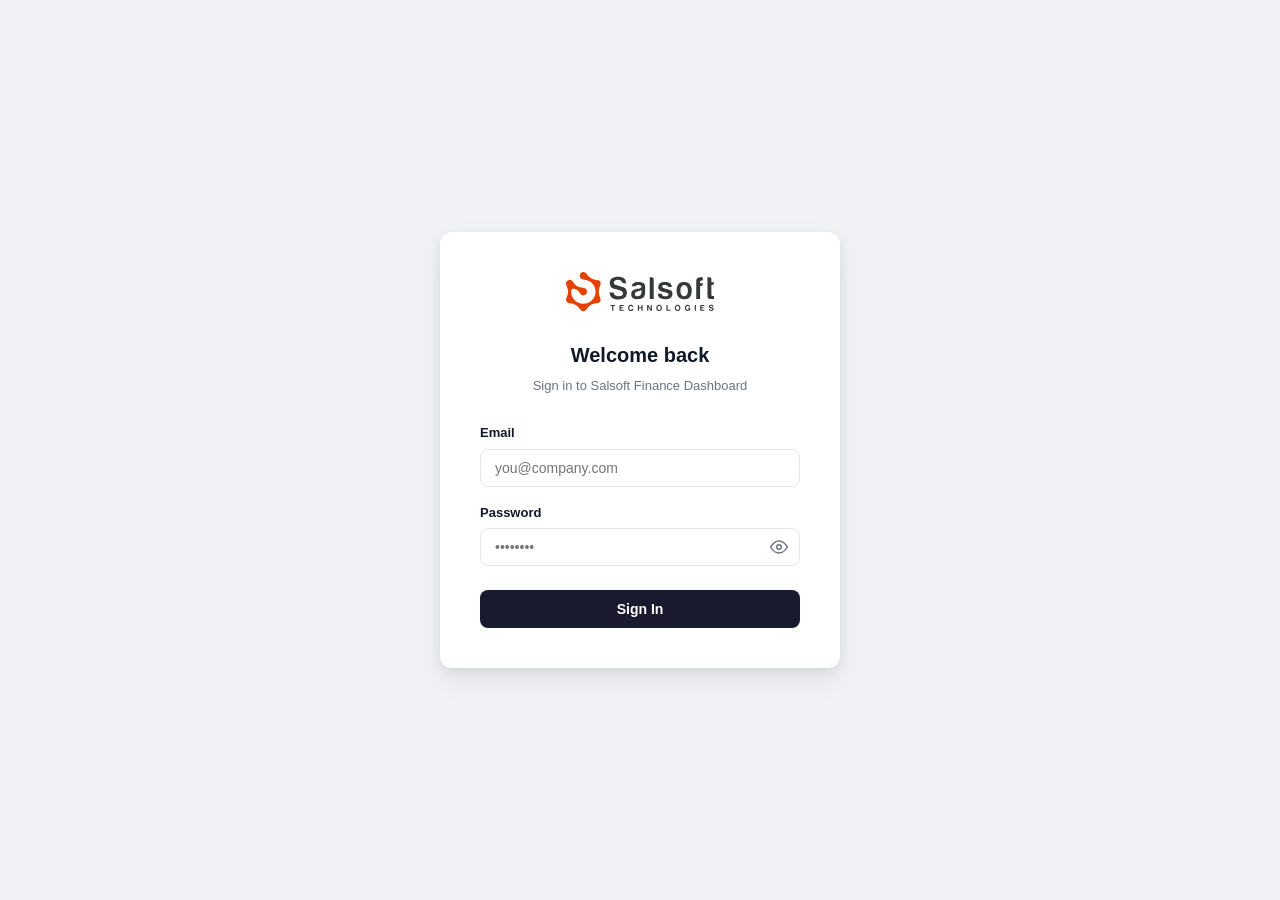
<file: Dashboard/Salsoft/login.html>
<!DOCTYPE html>
<html lang="en">
<head>
<meta charset="UTF-8">
<meta name="viewport" content="width=device-width, initial-scale=1.0">
<title>Salsoft - Sign In</title>
<link rel="stylesheet" href="css/variables.css?v=20260511">
<style>
  body {
    min-height: 100vh;
    display: flex;
    align-items: center;
    justify-content: center;
    background: var(--bg);
  }

  .login-card {
    background: var(--surface);
    border-radius: var(--radius);
    box-shadow: var(--shadow-md);
    padding: 40px;
    width: 100%;
    max-width: 400px;
  }

  .login-logo {
    display: flex;
    justify-content: center;
    margin-bottom: 28px;
  }

  .login-title {
    font-size: 20px;
    font-weight: 700;
    color: var(--text);
    text-align: center;
    margin-bottom: 6px;
  }

  .login-sub {
    font-size: 13px;
    color: var(--text2);
    text-align: center;
    margin-bottom: 28px;
  }

  .form-group {
    margin-bottom: 16px;
  }

  .form-label {
    display: block;
    font-size: 13px;
    font-weight: 600;
    color: var(--text);
    margin-bottom: 6px;
  }

  .form-input {
    width: 100%;
    padding: 10px 14px;
    border: 1.5px solid var(--border);
    border-radius: var(--radius-sm);
    font-size: 14px;
    font-family: inherit;
    color: var(--text);
    background: var(--surface);
    outline: none;
    transition: border-color 0.15s;
  }

  .form-input:focus {
    border-color: var(--blue);
  }

  .pw-wrap {
    position: relative;
  }

  .pw-wrap .form-input {
    padding-right: 42px;
  }

  .pw-toggle {
    position: absolute;
    right: 12px;
    top: 50%;
    transform: translateY(-50%);
    background: none;
    border: none;
    cursor: pointer;
    color: var(--text2);
    padding: 0;
    display: flex;
  }

  .pw-toggle:hover { color: var(--text); }

  .btn-login {
    width: 100%;
    padding: 11px;
    border: none;
    border-radius: var(--radius-sm);
    background: var(--accent);
    color: #fff;
    font-size: 14px;
    font-weight: 600;
    font-family: inherit;
    cursor: pointer;
    transition: opacity 0.15s;
    margin-top: 8px;
  }

  .btn-login:hover:not(:disabled) { opacity: 0.85; }
  .btn-login:disabled { opacity: 0.6; cursor: default; }

  .error-msg {
    display: none;
    background: var(--red-light);
    color: var(--red);
    border-radius: var(--radius-sm);
    padding: 10px 14px;
    font-size: 13px;
    margin-top: 14px;
    text-align: center;
  }

  .error-msg.visible { display: block; }
</style>
</head>
<body>

<div class="login-card">
  <div class="login-logo">
    <svg width="170" height="40" viewBox="0 0 148 40" fill="none" xmlns="http://www.w3.org/2000/svg">
      <path d="M17.2175 31.7467C10.7244 31.7 5.16865 26.2533 5.14062 19.9127C5.14062 17.0383 6.66036 15.9795 9.30743 17.11C11.2071 17.9259 12.7829 19.1373 13.8324 21.0245C14.8538 22.865 16.4109 23.9176 18.6002 23.111C20.5995 22.3761 21.2348 20.7567 20.8705 18.7698C20.4438 16.4311 18.731 15.9421 16.6196 15.7895C14.7623 15.6937 12.9554 15.1518 11.3519 14.2097C9.74836 13.2675 8.39549 11.9529 7.40776 10.377C6.04997 8.3061 4.35584 7.13515 2.02019 8.38395C-0.471177 9.72929 -0.368408 11.8501 0.774505 14.2511C2.48732 17.8792 2.58386 21.5664 0.690422 25.2629C-0.938308 28.4706 0.512912 31.0678 4.07556 31.2889C8.31088 31.5505 11.5061 33.4938 13.8666 36.9288C16.0466 40.1146 18.6687 40.043 20.9141 36.7793C23.1999 33.444 26.3671 31.5848 30.4373 31.3045C34.0778 31.0523 35.5758 28.6948 34.0809 25.3875C32.309 21.4605 32.2903 17.6487 34.1152 13.7124C35.582 10.5483 34.1339 8.14104 30.7207 7.96042C26.5944 7.73931 23.4241 5.83964 21.1352 2.55727C19.8241 0.68252 18.3698 -0.535135 16.0777 0.234074C14.0846 0.906742 13.4151 2.58219 13.8168 4.57216C14.3213 7.06976 16.2521 7.4746 18.4383 7.6272C24.9532 8.07876 29.9702 13.7902 29.5809 20.2117C29.3874 23.3512 27.9976 26.297 25.6977 28.4428C23.3978 30.5886 20.3629 31.771 17.2175 31.7467Z" fill="#E54100"/>
      <path d="M46.1266 38.8127V34.023H44.42V33.5995C44.4188 33.5198 44.4336 33.4408 44.4636 33.3669C44.4935 33.2931 44.538 33.2261 44.5944 33.1698C44.6496 33.1126 44.716 33.0674 44.7893 33.0369C44.8627 33.0063 44.9416 32.9912 45.021 32.9922H49.0041V34.023H47.3318V38.8127H46.1266Z" fill="#363939"/>
      <path d="M53.504 38.8128V33.5996C53.5027 33.5196 53.5177 33.4402 53.5482 33.3663C53.5788 33.2924 53.6241 33.2255 53.6815 33.1698C53.7364 33.1122 53.8027 33.0667 53.8761 33.0361C53.9496 33.0056 54.0286 32.9907 54.1081 32.9923H57.6864V33.9889H54.6749V35.2345H56.9172V35.6207C56.9186 35.7009 56.9039 35.7805 56.8739 35.8549C56.844 35.9292 56.7994 35.9968 56.7428 36.0536C56.6876 36.1109 56.6213 36.1562 56.5479 36.1867C56.4745 36.2173 56.3956 36.2324 56.3161 36.2311H54.6749V37.7197H57.6864V38.8034L53.504 38.8128Z" fill="#363939"/>
      <path d="M67.3104 36.7988C67.2985 37.1011 67.2256 37.3979 67.0961 37.6714C66.9665 37.9449 66.7831 38.1893 66.5567 38.3901C66.0389 38.7826 65.3994 38.98 64.7505 38.9476C64.3801 38.9721 64.0089 38.9134 63.6641 38.7761C63.3193 38.6387 63.0095 38.4259 62.7574 38.1535C62.2986 37.6448 62.0702 36.8943 62.0723 35.9019C62.0744 34.9095 62.309 34.1486 62.7761 33.6192C63.0437 33.3444 63.3677 33.1309 63.7258 32.9933C64.0838 32.8557 64.4674 32.7972 64.8502 32.8219C65.4844 32.7886 66.1089 32.9879 66.6066 33.3825C66.8186 33.5773 66.99 33.8121 67.1108 34.0735C67.2316 34.3349 67.2994 34.6176 67.3104 34.9053H66.591C66.4706 34.912 66.3511 34.8811 66.2491 34.8169C66.147 34.7528 66.0673 34.6585 66.0211 34.5472C65.9446 34.4062 65.8493 34.2763 65.7377 34.161C65.4785 33.9796 65.1662 33.8898 64.8502 33.9057C64.6266 33.893 64.4032 33.9323 64.1974 34.0203C63.9915 34.1084 63.8089 34.2429 63.6636 34.4133C63.3671 34.8506 63.2257 35.3747 63.2619 35.9019C63.2284 36.419 63.3699 36.9324 63.6636 37.3593C63.7973 37.5352 63.9726 37.6751 64.1737 37.7664C64.3748 37.8577 64.5955 37.8976 64.8159 37.8825C65.1339 37.8951 65.4467 37.7996 65.7034 37.6116C65.9405 37.3987 66.0995 37.1125 66.155 36.7988H67.3104Z" fill="#363939"/>
      <path d="M71.8441 38.8126V33.5994C71.8412 33.5187 71.8546 33.4382 71.8835 33.3627C71.9124 33.2872 71.9562 33.2184 72.0123 33.1602C72.0684 33.1021 72.1356 33.0559 72.21 33.0243C72.2844 32.9927 72.3644 32.9765 72.4452 32.9766H73.0307V35.1565H75.4068V32.9766H76.6058V38.797H75.4006V36.206H73.0244V38.797L71.8441 38.8126Z" fill="#363939"/>
      <path d="M81.127 38.8118V33.5986C81.1257 33.5187 81.1408 33.4393 81.1713 33.3654C81.2018 33.2914 81.2472 33.2246 81.3045 33.1689C81.417 33.0521 81.5694 32.9821 81.7312 32.9727H82.354L84.7021 36.9838V32.9727H85.8731V38.8118H84.6523L82.2918 34.8007V38.8118H81.127Z" fill="#363939"/>
      <path d="M90.3081 35.9025C90.2632 35.0869 90.5267 34.2843 91.0461 33.654C91.3106 33.3773 91.6309 33.16 91.9859 33.0166C92.3408 32.8732 92.7222 32.8071 93.1046 32.8225C93.4864 32.8095 93.8665 32.8768 94.2206 33.02C94.5747 33.1633 94.8947 33.3792 95.16 33.654C95.6859 34.2816 95.9551 35.0847 95.9136 35.9025C95.9572 36.7167 95.6876 37.5167 95.16 38.1385C94.8941 38.411 94.5734 38.6241 94.2191 38.7637C93.8649 38.9033 93.485 38.9661 93.1046 38.9481C92.7235 38.9686 92.3425 38.9069 91.9873 38.7672C91.6322 38.6275 91.3112 38.4131 91.0461 38.1385C90.525 37.5139 90.2611 36.7145 90.3081 35.9025ZM91.4977 35.9025C91.4607 36.432 91.6082 36.9579 91.915 37.391C92.0575 37.5666 92.2397 37.7059 92.4465 37.7974C92.6533 37.8889 92.8789 37.93 93.1046 37.9173C93.3297 37.9275 93.554 37.8852 93.7599 37.7939C93.9658 37.7026 94.1476 37.5647 94.2912 37.391C94.6037 36.9599 94.7577 36.4341 94.7271 35.9025C94.7557 35.3662 94.6021 34.8361 94.2912 34.3983C94.1476 34.2247 93.9658 34.0868 93.7599 33.9954C93.554 33.9041 93.3297 33.8618 93.1046 33.872C92.8789 33.8594 92.6533 33.9005 92.4465 33.992C92.2397 34.0835 92.0575 34.2227 91.915 34.3983C91.6056 34.8366 91.4541 35.3669 91.4852 35.9025H91.4977Z" fill="#363939"/>
      <path d="M100.454 38.8126V33.5994C100.451 33.5187 100.464 33.4382 100.493 33.3627C100.522 33.2872 100.566 33.2184 100.622 33.1602C100.678 33.1021 100.745 33.0559 100.819 33.0243C100.894 32.9927 100.974 32.9765 101.055 32.9766H101.64V37.7133H104.443V38.797L100.454 38.8126Z" fill="#363939"/>
      <path d="M108.818 35.9023C108.774 35.0874 109.036 34.2853 109.553 33.6538C109.818 33.3776 110.138 33.1606 110.493 33.0173C110.848 32.874 111.229 32.8075 111.611 32.8223C111.993 32.8095 112.374 32.8768 112.729 33.02C113.083 33.1633 113.404 33.3792 113.67 33.6538C114.194 34.2822 114.463 35.0848 114.423 35.9023C114.465 36.7163 114.196 37.5158 113.67 38.1383C113.403 38.4109 113.082 38.6241 112.727 38.7636C112.372 38.9032 111.992 38.966 111.611 38.948C111.23 38.968 110.849 38.9061 110.494 38.7664C110.139 38.6268 109.818 38.4126 109.553 38.1383C109.034 37.5127 108.771 36.7137 108.818 35.9023ZM110.004 35.9023C109.967 36.4323 110.115 36.9589 110.425 37.3909C110.566 37.5666 110.748 37.706 110.954 37.7975C111.161 37.8891 111.386 37.9301 111.611 37.9172C111.837 37.9271 112.061 37.8848 112.268 37.7935C112.474 37.7022 112.657 37.5644 112.801 37.3909C113.112 36.9595 113.265 36.4336 113.234 35.9023C113.263 35.3664 113.111 34.8364 112.801 34.3981C112.657 34.2246 112.474 34.0869 112.268 33.9956C112.061 33.9043 111.837 33.8619 111.611 33.8718C111.386 33.8589 111.161 33.9 110.954 33.9915C110.748 34.083 110.566 34.2224 110.425 34.3981C110.117 34.837 109.969 35.3676 110.004 35.9023Z" fill="#363939"/>
      <path d="M123.241 38.1195C123.062 38.3938 122.813 38.6161 122.521 38.7642C122.027 38.9575 121.486 38.9994 120.967 38.8846C120.449 38.7699 119.976 38.5035 119.61 38.1195C119.09 37.4955 118.827 36.6973 118.875 35.8867C118.83 35.0837 119.086 34.293 119.594 33.6693C119.843 33.3901 120.15 33.1694 120.494 33.0229C120.838 32.8765 121.21 32.808 121.584 32.8223C122.217 32.799 122.841 32.9839 123.359 33.3486C123.809 33.7101 124.102 34.2309 124.178 34.8029H123.375C123.267 34.8075 123.16 34.7805 123.068 34.7251C122.975 34.6698 122.901 34.5885 122.855 34.4915C122.768 34.3469 122.655 34.2201 122.521 34.1178C122.257 33.9496 121.947 33.867 121.634 33.8811C121.416 33.8719 121.199 33.9149 121.002 34.0064C120.804 34.098 120.631 34.2354 120.497 34.4074C120.199 34.8444 120.052 35.3675 120.08 35.896C120.052 36.4234 120.206 36.9443 120.516 37.3721C120.659 37.5466 120.841 37.6848 121.048 37.7757C121.255 37.8666 121.48 37.9076 121.705 37.8953C122.045 37.9118 122.378 37.8007 122.64 37.5839C122.898 37.3349 123.064 37.0054 123.11 36.6496H122.406C122.327 36.6517 122.247 36.6369 122.174 36.6063C122.1 36.5757 122.034 36.53 121.979 36.4721C121.923 36.4158 121.879 36.3488 121.849 36.2749C121.819 36.2011 121.804 36.122 121.805 36.0424V35.6531H124.197V38.8171H123.885C123.746 38.8257 123.609 38.7818 123.501 38.6942C123.392 38.6066 123.321 38.4816 123.3 38.3438L123.241 38.1195Z" fill="#363939"/>
      <path d="M128.727 38.8127V33.5995C128.725 33.5198 128.74 33.4408 128.77 33.3669C128.8 33.2931 128.845 33.2261 128.901 33.1698C128.956 33.1126 129.023 33.0674 129.096 33.0369C129.169 33.0063 129.248 32.9912 129.328 32.9922H129.913V38.8127H128.727Z" fill="#363939"/>
      <path d="M134.248 38.8127V33.5995C134.247 33.5198 134.262 33.4408 134.292 33.3669C134.322 33.2931 134.366 33.2261 134.423 33.1698C134.478 33.1126 134.544 33.0674 134.617 33.0369C134.691 33.0063 134.77 32.9912 134.849 32.9922H138.43V33.9888H135.419V35.2345H137.661V35.6206C137.663 35.7008 137.648 35.7804 137.618 35.8548C137.588 35.9291 137.543 35.9967 137.487 36.0535C137.432 36.1106 137.365 36.1559 137.292 36.1864C137.219 36.2169 137.14 36.2321 137.06 36.231H135.419V37.7196H138.43V38.8033L134.248 38.8127Z" fill="#363939"/>
      <path d="M142.916 37.0048H144.087C144.094 37.1443 144.132 37.2804 144.198 37.4033C144.264 37.5262 144.357 37.6326 144.47 37.7148C144.75 37.8886 145.076 37.9713 145.404 37.9515C145.679 37.9698 145.952 37.9047 146.189 37.7647C146.276 37.7045 146.346 37.6232 146.393 37.5284C146.44 37.4336 146.462 37.3284 146.457 37.2228C146.457 36.8615 145.956 36.5688 144.953 36.3446L144.919 36.3259L144.785 36.2916C144.385 36.2315 144 36.0996 143.648 35.9024C143.43 35.7857 143.263 35.5928 143.178 35.3605C143.02 35.0151 142.974 34.629 143.046 34.2561C143.118 33.8832 143.304 33.542 143.579 33.2802C144.064 32.9438 144.648 32.7823 145.236 32.8224C145.8 32.7858 146.359 32.9538 146.809 33.2958C146.997 33.4719 147.148 33.6844 147.252 33.9205C147.356 34.1566 147.41 34.4113 147.413 34.6691H146.743C146.626 34.6737 146.51 34.6421 146.411 34.5786C146.312 34.5151 146.234 34.4228 146.189 34.3141C146.135 34.2008 146.055 34.1016 145.956 34.0245C145.713 33.8665 145.426 33.7901 145.137 33.8065C144.883 33.7833 144.629 33.8481 144.417 33.9902C144.335 34.0507 144.27 34.1303 144.226 34.222C144.182 34.3138 144.161 34.4149 144.165 34.5165C144.165 34.828 144.476 35.046 145.137 35.1923C145.273 35.2355 145.413 35.2698 145.554 35.2951C145.756 35.3605 145.931 35.4166 146.083 35.4539L146.441 35.5473L146.909 35.7529C147.125 35.8784 147.304 36.0589 147.429 36.2761C147.552 36.5191 147.614 36.7885 147.609 37.0609C147.624 37.3278 147.578 37.5946 147.474 37.8408C147.37 38.087 147.21 38.306 147.008 38.4809C146.509 38.8265 145.908 38.9934 145.302 38.9543C144.542 38.9543 143.973 38.7913 143.595 38.4654C143.38 38.2879 143.208 38.0647 143.09 37.812C142.973 37.5593 142.913 37.2835 142.916 37.0048Z" fill="#363939"/>
      <path d="M52.3452 27.477C49.5175 27.477 47.3625 26.8542 45.9766 25.6677C44.513 24.5123 43.6877 22.7933 43.5195 20.5542H47.5244C47.7331 21.7998 48.2531 22.6999 49.0815 23.2262C49.9628 23.849 51.1929 24.1604 52.7345 24.1604C54.1016 24.1604 55.1604 23.9051 55.8829 23.4068C56.2486 23.1569 56.5443 22.8178 56.7421 22.4216C56.94 22.0253 57.0333 21.5852 57.0134 21.1427C57.0134 19.6261 55.0732 18.4521 51.0964 17.5552L50.9718 17.4929L50.4331 17.359C48.2905 16.8919 46.8548 16.406 46.1604 15.914C45.3736 15.4925 44.7678 14.7981 44.4569 13.9614C44.0102 13.07 43.7959 12.0802 43.8341 11.0839C43.8341 9.06274 44.5379 7.45893 45.9237 6.30979C47.3095 5.16064 49.3992 4.625 52.1023 4.625C54.6341 4.625 56.6054 5.21358 57.9601 6.37207C59.3006 7.61344 60.0936 9.3361 60.165 11.1617H57.8636C57.4614 11.1804 57.0634 11.0736 56.7247 10.8559C56.386 10.6383 56.1234 10.3207 55.9732 9.94718C55.7437 9.48567 55.4138 9.08134 55.0078 8.76378C54.1919 8.16897 53.0895 7.87312 51.7192 7.87312C50.349 7.87312 49.4054 8.1316 48.8075 8.63921C48.4679 8.88917 48.195 9.21866 48.0125 9.59875C47.8301 9.97884 47.7437 10.3979 47.7611 10.8192C47.7611 12.124 49.0379 13.0458 51.6663 13.6219C52.1827 13.7997 52.7114 13.9392 53.2483 14.0392C54.0144 14.2946 54.6902 14.5001 55.257 14.6621L56.6366 15.0171L58.3899 15.777C59.1641 16.2397 59.8073 16.8925 60.2584 17.6735C60.7101 18.5526 60.9409 19.5285 60.9311 20.5168C60.9311 22.7497 60.1868 24.5092 58.7137 25.7424C57.2407 26.8885 55.095 27.477 52.3452 27.477Z" fill="#363939"/>
      <path d="M70.7321 27.2835C69.3392 27.3104 67.9749 26.8865 66.8424 26.0752C65.7618 25.2904 65.2168 23.9576 65.2168 22.1139C65.2168 20.4011 65.7088 19.1648 66.6836 18.4423C67.8424 17.6378 69.1774 17.1231 70.5763 16.9412H70.6013C70.8562 16.9333 71.1097 16.9 71.358 16.8416C71.6883 16.7721 72.0219 16.7202 72.3577 16.6859C74.4037 16.4056 75.394 15.7765 75.394 14.7644C75.4083 14.4171 75.2982 14.0761 75.0836 13.8027C74.8689 13.5293 74.5638 13.3413 74.2231 13.2727C73.6108 13.0804 72.9744 12.9756 72.3328 12.9613C71.7595 12.9537 71.1893 13.0464 70.648 13.2353C70.1758 13.4026 69.7849 13.7433 69.5549 14.1883H65.7057C65.8995 13.0677 66.4898 12.0541 67.3687 11.3326C68.4711 10.3983 70.075 9.90625 72.1397 9.90625C74.466 9.90625 76.2286 10.3049 77.3778 11.0896C77.9381 11.4586 78.3934 11.9663 78.6995 12.5633C79.0057 13.1602 79.1522 13.8263 79.1248 14.4966V20.3731C79.1248 22.0361 78.8134 23.3472 78.2373 24.2721C77.7278 25.12 76.9981 25.8141 76.1259 26.2807C75.2663 26.7358 74.3276 27.0223 73.3604 27.1247C72.4877 27.2231 71.6103 27.2761 70.7321 27.2835ZM75.0919 18.3489C74.3093 18.7101 73.4896 18.9847 72.6473 19.1679L71.1805 19.4793C70.5183 19.6246 69.9041 19.9365 69.3961 20.3856L69.3774 20.4042V20.426C69.0686 20.8874 68.8999 21.4281 68.8916 21.9831C68.8783 22.2985 68.9288 22.6133 69.0401 22.9087C69.1514 23.2041 69.3212 23.474 69.5393 23.7022C70.0559 24.1225 70.712 24.3327 71.3767 24.2908C72.6224 24.2908 73.6407 23.9202 74.3663 23.1883C75.0919 22.4565 75.4625 21.4413 75.4625 20.1769V18.1682L75.0919 18.3489Z" fill="#363939"/>
      <path d="M83.7285 26.9652V5.27787H85.787C86.0394 5.27186 86.2904 5.31705 86.5248 5.41071C86.7593 5.50438 86.9723 5.64459 87.151 5.82286C87.3357 5.99326 87.4818 6.20117 87.5796 6.43267C87.6774 6.66416 87.7245 6.91388 87.7178 7.16508V26.9714L83.7285 26.9652Z" fill="#363939"/>
      <path d="M98.9185 27.2859C96.5579 27.2859 94.7797 26.8063 93.6243 25.8596C92.469 24.9129 91.8679 23.5613 91.8555 21.7831H95.7358C95.7636 22.1556 95.8725 22.5175 96.0548 22.8435C96.2372 23.1695 96.4886 23.4517 96.7915 23.6703C97.6045 24.1652 98.5469 24.406 99.4977 24.3617C100.227 24.3788 100.948 24.2129 101.597 23.879C101.865 23.7466 102.092 23.5417 102.25 23.2875C102.409 23.0332 102.493 22.7398 102.494 22.4402C102.494 21.5246 101.559 20.8831 99.613 20.4596C99.0367 20.3744 98.4673 20.2474 97.9095 20.0796C95.6859 19.5284 94.1942 18.8775 93.4624 18.1395C93.0582 17.7717 92.7403 17.3191 92.5315 16.8141C92.3226 16.3091 92.2279 15.7642 92.2541 15.2183C92.2369 14.4805 92.3872 13.7483 92.6936 13.0767C92.9999 12.4052 93.4544 11.8119 94.023 11.3412C95.2437 10.4069 96.8725 9.91797 98.8562 9.91797C101.011 9.91797 102.749 10.4007 104.023 11.3536C104.565 11.8224 105.01 12.394 105.33 13.0354C105.651 13.6768 105.842 14.3753 105.891 15.0907H103.4C103.062 15.0997 102.728 15.013 102.437 14.8406C102.146 14.6681 101.91 14.4169 101.756 14.1159L101.74 14.0879L101.207 13.5647C100.538 13.0981 99.733 12.868 98.9185 12.9107C98.2112 12.8662 97.5049 13.0113 96.8724 13.3311C96.6481 13.48 96.4662 13.6845 96.3445 13.9247C96.2228 14.1648 96.1654 14.4324 96.178 14.7014C96.178 15.5422 97.296 16.1713 99.7002 16.6851C99.9206 16.7613 100.145 16.8247 100.373 16.8751C100.558 16.9196 100.747 16.9436 100.936 16.9467C103.051 17.4917 104.537 18.1239 105.352 18.8153C105.733 19.1944 106.031 19.6491 106.225 20.15C106.42 20.6509 106.508 21.1871 106.483 21.7239C106.483 23.5488 105.844 24.9191 104.533 25.9125C103.303 26.825 101.416 27.2859 98.9185 27.2859Z" fill="#363939"/>
      <path d="M118.19 27.2805C117.555 27.2778 116.922 27.2057 116.302 27.0656C115.079 26.8315 113.938 26.2843 112.989 25.4773C112.091 24.6759 111.448 23.6289 111.139 22.4659C110.759 21.1576 110.568 19.8016 110.572 18.4392C110.574 17.2812 110.734 16.1288 111.046 15.0136C111.308 13.9805 111.805 13.0215 112.497 12.2108C113.547 10.9792 115.025 10.1904 116.633 10.0028C117.149 9.93249 117.669 9.89608 118.19 9.89385C119.229 9.88539 120.262 10.0593 121.242 10.4077C122.765 10.9987 124.002 12.1558 124.692 13.6371C125.427 15.1492 125.791 16.8146 125.754 18.4953C125.776 19.6687 125.629 20.8392 125.318 21.9707C125.068 22.8378 124.69 23.6627 124.197 24.4185C123.317 25.7117 121.979 26.6231 120.454 26.969C119.716 27.1728 118.955 27.2776 118.19 27.2805ZM118.215 13.1887C117.882 13.1893 117.551 13.2397 117.234 13.3382C116.672 13.4777 116.153 13.7536 115.723 14.1416C114.789 15.1818 114.347 16.7295 114.434 18.7413C114.521 20.7531 114.898 22.1669 115.58 22.9797C115.962 23.4253 116.465 23.75 117.028 23.914C117.395 24.0526 117.785 24.1243 118.177 24.1258C118.501 24.1245 118.823 24.0773 119.133 23.9856C119.932 23.7107 120.605 23.1581 121.03 22.4285C121.572 21.6064 121.858 20.342 121.902 18.5576C121.902 16.9662 121.64 15.7548 121.126 14.9389C120.72 14.2161 120.075 13.657 119.301 13.3568C118.951 13.2422 118.584 13.1854 118.215 13.1887Z" fill="#363939"/>
      <path d="M130.234 26.9643V9.54347C130.234 8.07356 130.617 6.96179 131.374 6.2393C132.131 5.5168 133.308 5.21161 134.984 5.21161C135.313 5.20682 135.642 5.22764 135.968 5.27389C136.332 5.27389 136.625 5.27389 136.849 5.31126V8.4099H135.943C135.45 8.37543 134.958 8.48354 134.526 8.72132C134.23 8.95489 134.096 9.34416 134.096 9.967V11.3373H136.849V12.0597C136.856 12.3107 136.813 12.5606 136.723 12.7948C136.632 13.0291 136.496 13.243 136.322 13.4241C136.148 13.6052 135.94 13.75 135.71 13.8499C135.479 13.9498 135.231 14.0029 134.98 14.0061H134.093V26.9643H130.234Z" fill="#363939"/>
      <path d="M146.497 27.0145C145.606 27.0145 144.66 26.9771 143.694 26.8993C142.187 26.7809 141.455 25.828 141.455 23.9875V5.27734H143.514C143.757 5.27849 143.997 5.32999 144.22 5.4286C144.442 5.52722 144.642 5.67082 144.806 5.85036C144.99 6.02808 145.135 6.24168 145.233 6.47791C145.331 6.71414 145.38 6.96799 145.376 7.22372V10.3691H147.998V11.0262C148.009 11.2868 147.964 11.5468 147.867 11.7889C147.77 12.031 147.622 12.2498 147.434 12.4307C147.254 12.6076 147.04 12.7467 146.806 12.8398C146.571 12.9328 146.32 12.978 146.067 12.9725H145.376V22.7605C145.376 23.2619 145.572 24.1027 146.902 24.1027H147.998V26.9771C147.512 27.002 147.011 27.0145 146.497 27.0145Z" fill="#363939"/>
    </svg>
  </div>

  <div class="login-title">Welcome back</div>
  <div class="login-sub">Sign in to Salsoft Finance Dashboard</div>

  <form onsubmit="doLogin(event)">
    <div class="form-group">
      <label class="form-label" for="login-email">Email</label>
      <input type="email" class="form-input" id="login-email" placeholder="you@company.com" required autocomplete="email">
    </div>
    <div class="form-group">
      <label class="form-label" for="login-password">Password</label>
      <div class="pw-wrap">
        <input type="password" class="form-input" id="login-password" placeholder="••••••••" required autocomplete="current-password">
        <button type="button" class="pw-toggle" onclick="togglePw()" title="Show/hide password">
          <svg id="pw-eye" width="18" height="18" viewBox="0 0 24 24" fill="none" stroke="currentColor" stroke-width="2"><path d="M1 12s4-8 11-8 11 8 11 8-4 8-11 8-11-8-11-8z"/><circle cx="12" cy="12" r="3"/></svg>
        </button>
      </div>
    </div>
    <button type="submit" class="btn-login" id="login-btn">Sign In</button>
    <div class="error-msg" id="login-error"></div>
  </form>
</div>

<script>
function togglePw() {
  const inp = document.getElementById('login-password');
  inp.type = inp.type === 'password' ? 'text' : 'password';
}

async function doLogin(e) {
  e.preventDefault();
  const email = document.getElementById('login-email').value.trim();
  const password = document.getElementById('login-password').value;
  const errEl = document.getElementById('login-error');
  const btn = document.getElementById('login-btn');

  errEl.classList.remove('visible');
  btn.disabled = true;
  btn.textContent = 'Signing in…';

  try {
    const res = await fetch('/api/login', {
      method: 'POST',
      headers: { 'Content-Type': 'application/json' },
      body: JSON.stringify({ email, password }),
    });
    if (res.ok) {
      window.location.href = '/';
    } else {
      const data = await res.json().catch(() => ({}));
      errEl.textContent = data.detail || 'Invalid email or password';
      errEl.classList.add('visible');
    }
  } catch {
    errEl.textContent = 'Could not connect to server';
    errEl.classList.add('visible');
  } finally {
    btn.disabled = false;
    btn.textContent = 'Sign In';
  }
}
</script>
</body>
</html>
</file>
<file: Dashboard/Salsoft/css/variables.css>
:root {
  --bg: #f0f2f5;
  --surface: #ffffff;
  --surface2: #f7f8fa;
  --border: #e4e7ed;
  --border2: #d1d5db;
  --text: #111827;
  --text2: #6b7280;
  --text3: #9ca3af;
  --accent: #1a1a2e;
  --accent2: #16213e;
  --blue: #3b82f6;
  --blue-light: #eff6ff;
  --green: #10b981;
  --green-light: #ecfdf5;
  --red: #ef4444;
  --red-light: #fef2f2;
  --amber: #f59e0b;
  --amber-light: #fffbeb;
  --purple: #8b5cf6;
  --purple-light: #f5f3ff;
  --radius: 12px;
  --radius-sm: 8px;
  --shadow: 0 1px 3px rgba(0,0,0,0.06), 0 4px 16px rgba(0,0,0,0.04);
  --shadow-md: 0 4px 12px rgba(0,0,0,0.08), 0 12px 32px rgba(0,0,0,0.06);
}

* { box-sizing: border-box; margin: 0; padding: 0; }

body {
  font-family: 'Aptos Narrow', 'Arial Narrow', Arial, sans-serif;
  background: var(--bg);
  color: var(--text);
  min-height: 100vh;
  display: block;
  font-size: 14px;
  line-height: 1.5;
}
</file>
